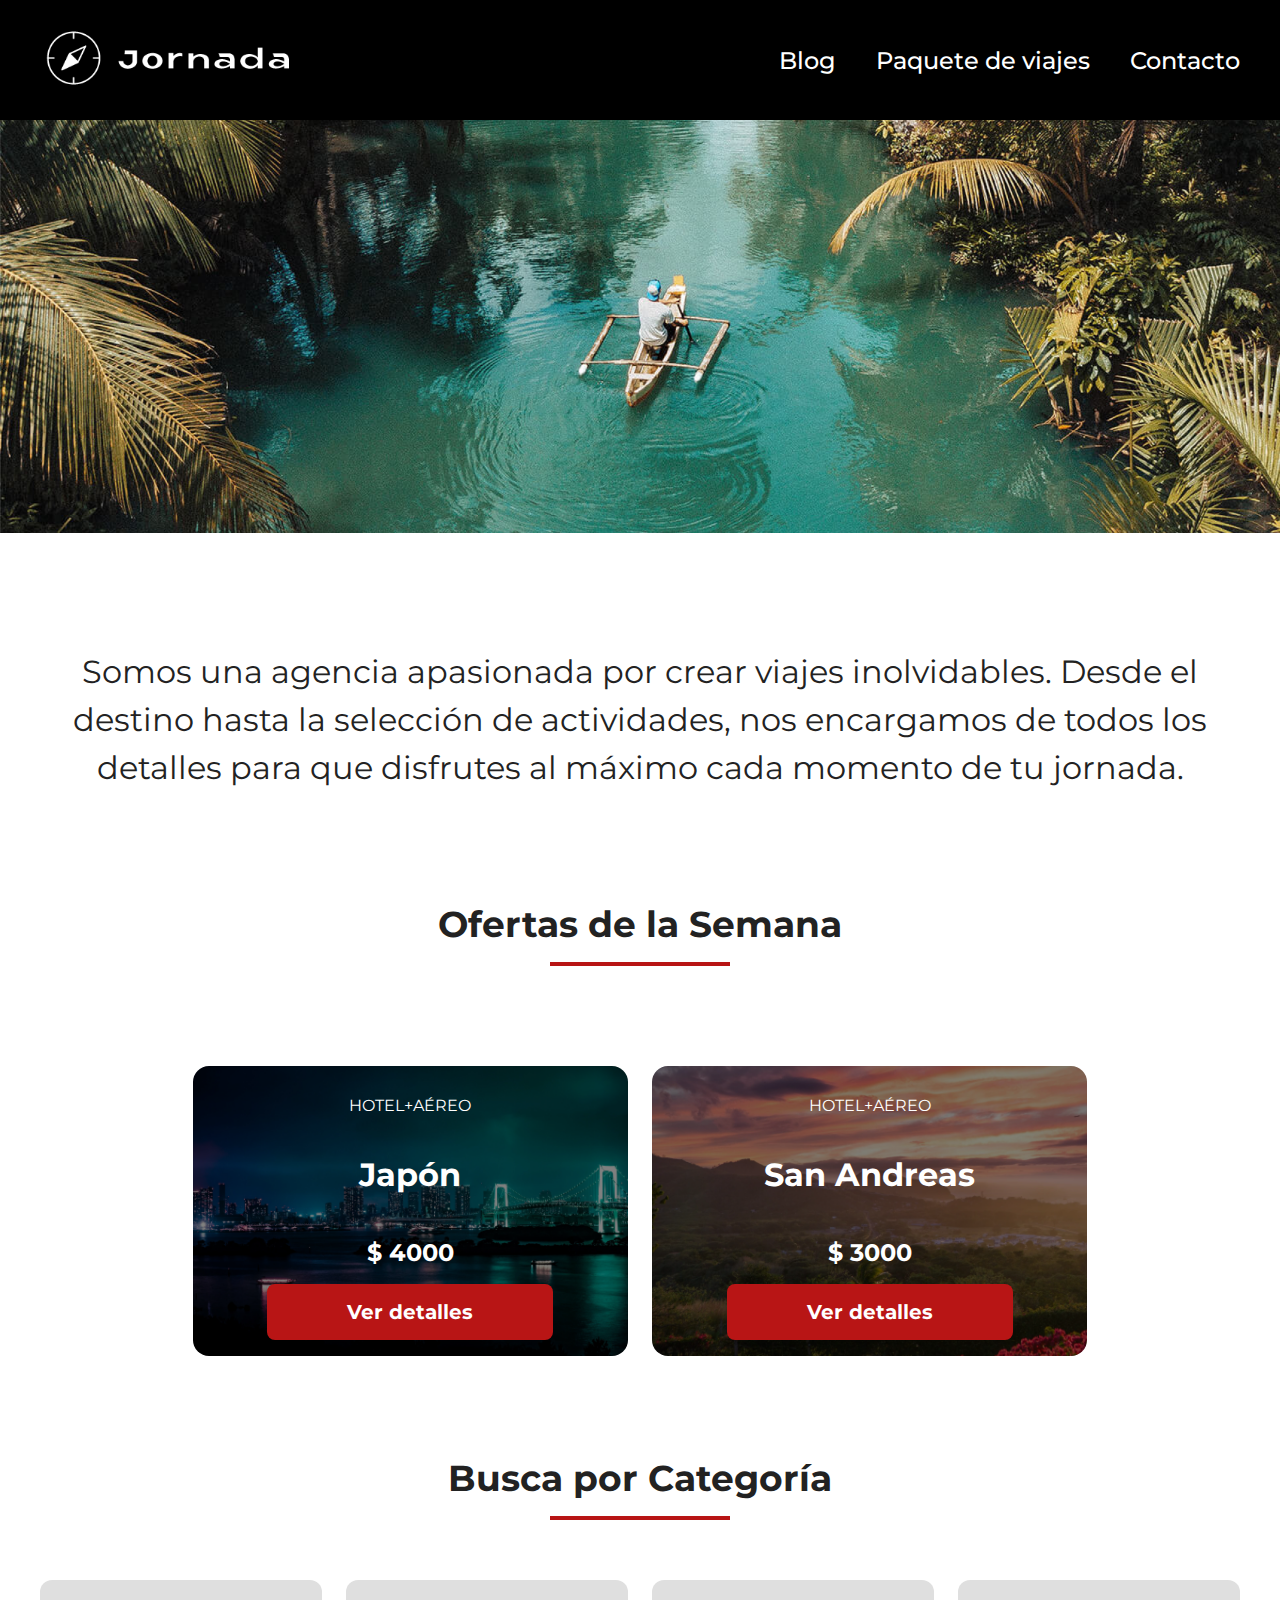
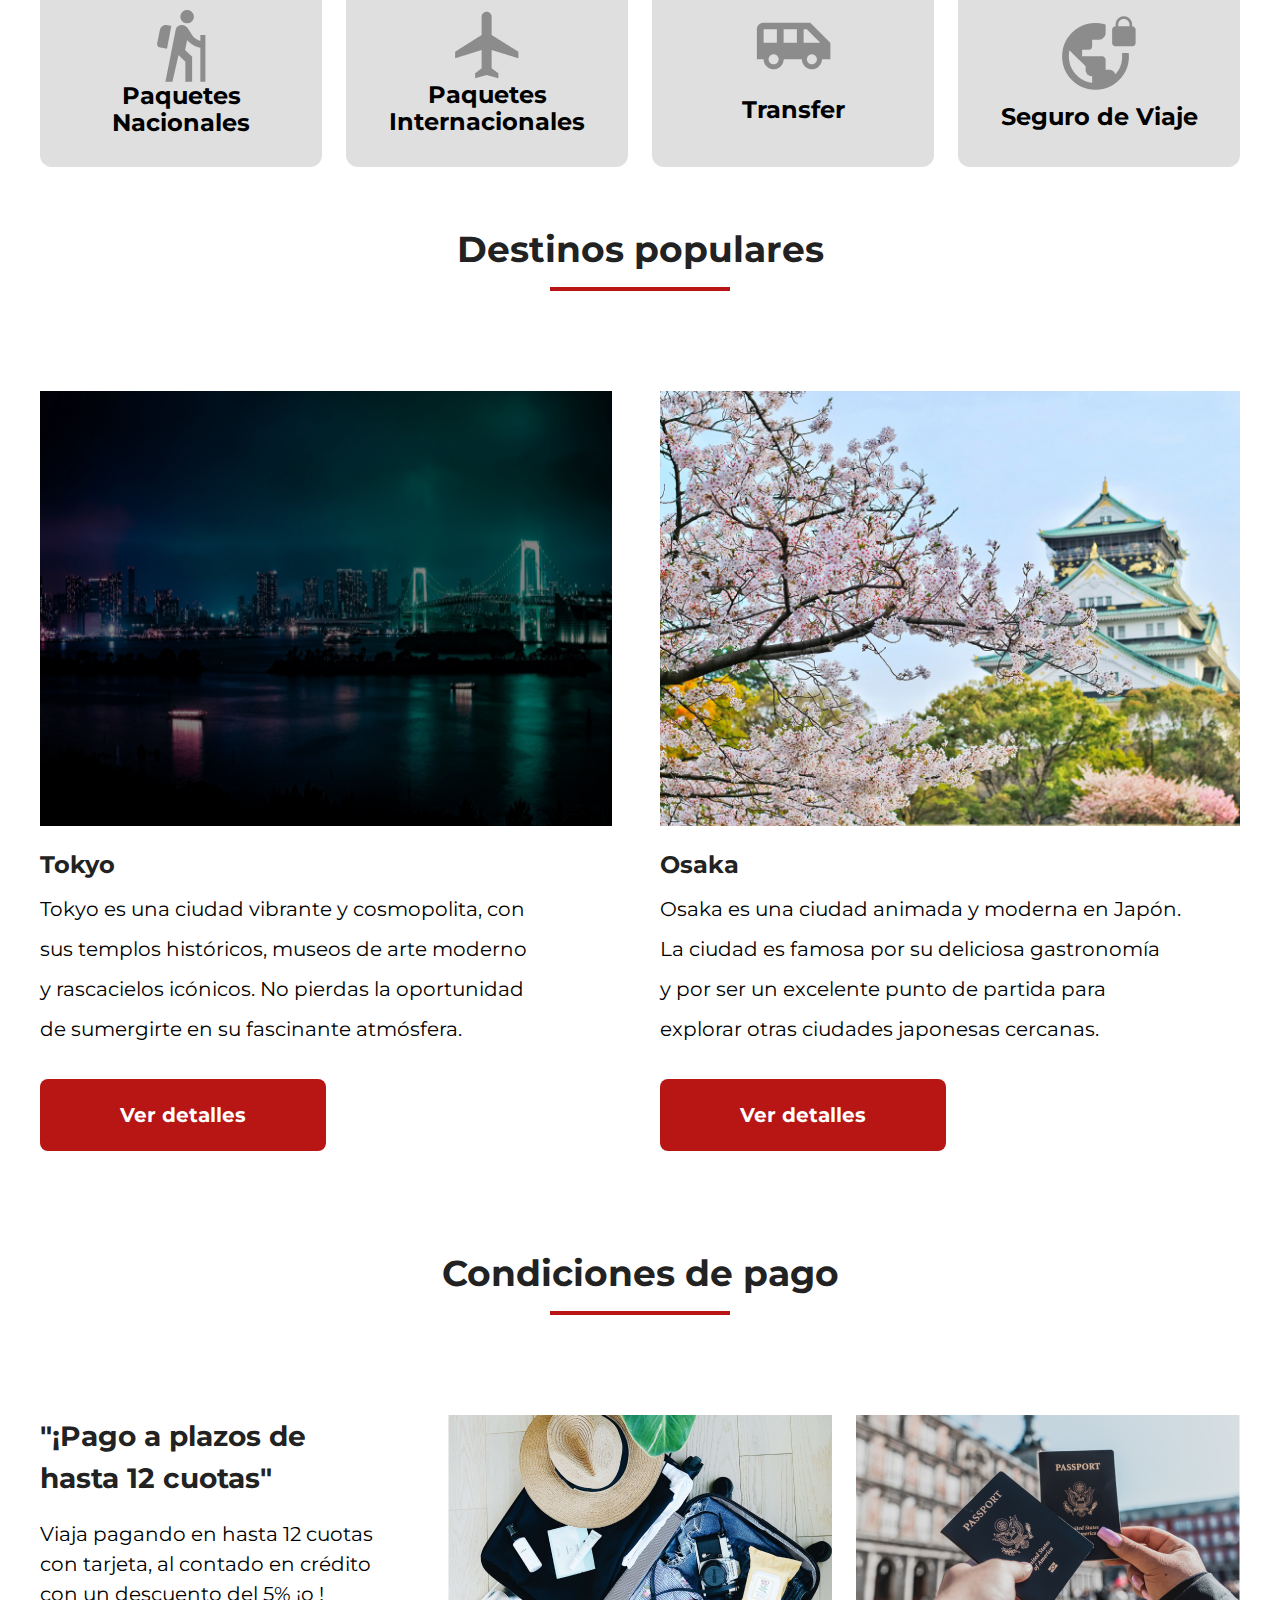
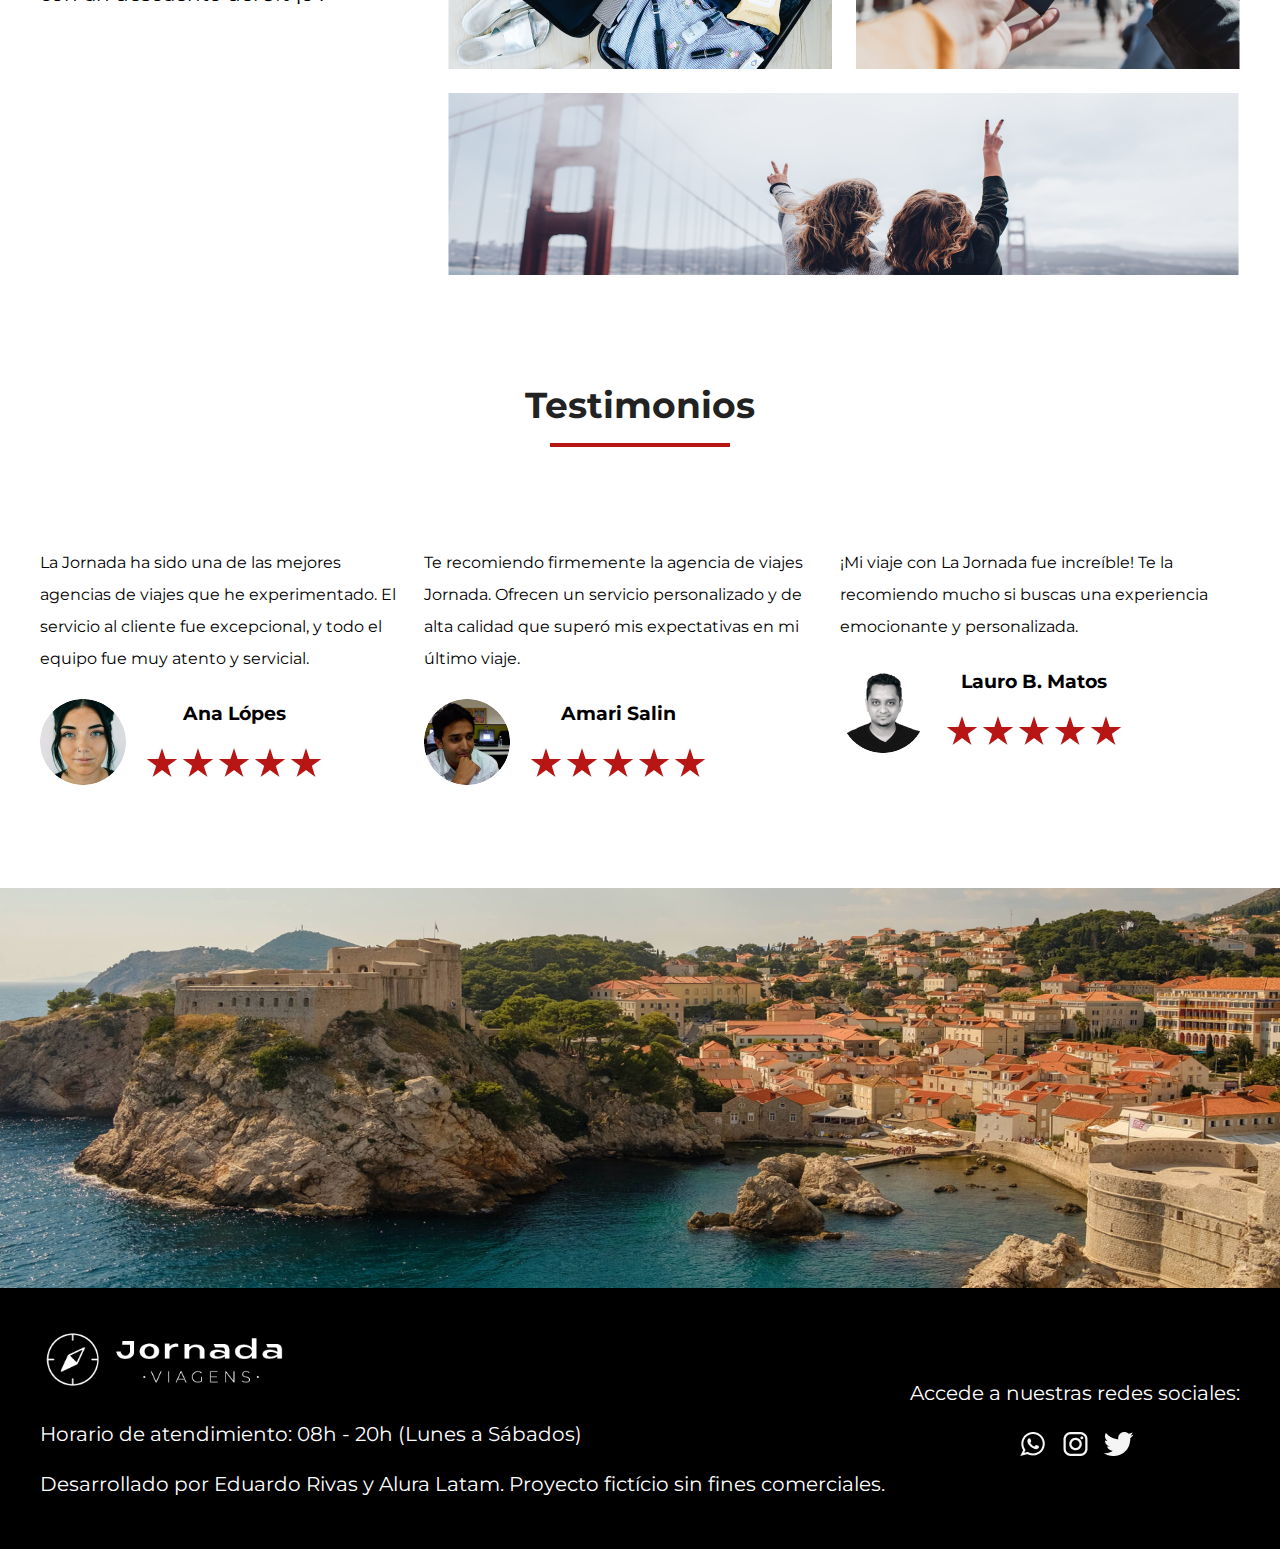
<file: index.html>
<!DOCTYPE html>
<html lang="es">
  <head>
    <meta charset="UTF-8" />
    <meta name="viewport" content="width=device-width, initial-scale=1.0" />
    <title>Jornada</title>
    <link rel="stylesheet" href="main.css" />
    <link rel="stylesheet" href="./css/normalize.css" />
    <link rel="stylesheet" href="./css/root.css" />
    <link rel="preconnect" href="https://fonts.googleapis.com" />
    <link rel="preconnect" href="https://fonts.gstatic.com" crossorigin />
    <link
      href="https://fonts.googleapis.com/css2?family=Montserrat:ital,wght@0,100..900;1,100..900&display=swap"
      rel="stylesheet"
    />
  </head>
  <body>

    <header class="encabezado__container">
      <div class="encabezado">
        <a href="index.html" class="encabezado__logo" title="Página principal jornada">
          <img
            class="encabezado__logo--icono"
            alt="brujula"
            src="./img/logos/Logo-branco.png"
          />
        </a>

        <nav class="menu">
          <ul class="menu__lista">
            <li class="menu__lista--item">
              <a href="pages/blog.html" aria-label="Enlace al blog de viajes">Blog</a>

            </li>
            <li class="menu__lista--item">
              <a
                href="pages/destino.html"
                aria-label="Enlace a paquetes de viajes">Paquete de viajes</a>
            </li>
            <li class="menu__lista--item">
              <a
                href="pages/contacto.html"
                aria-label="Enlace a contacto para consultas">Contacto</a>
            </li href>
          </ul>
        </nav>
      </div>
    </header>
    
        <!--Banner de la pagina y descripción breve sobre que trata la página-->

        <section class="banner">
        <figure class="banner__wrapper">
          <img alt="Hombre en una canoa" src="./img/homepage/Banner.png" style="width: 100%;" />
          <figcaption class="banner__descripcion">
            Somos una agencia apasionada por crear viajes inolvidables. Desde el
            destino hasta la selección de actividades, nos encargamos de todos
            los detalles para que disfrutes al máximo cada momento de tu
            jornada.
          </figcaption>
        </figure>
      </section>

      <main>

        <section class="ofertas">
          <div class="titulo__seccion"> <h2>Ofertas de la Semana</h2></div>
          <div class="titulo__seccion--subrayado"></div>

          <div class="ofertas__tarjetas">
            
           <!-- Tarjetas de viajes individuales -->
            <article class="tarjeta__japon" > 
              <p>HOTEL+AÉREO</p>
              <h1>Japón</h1>
              <h2 style="margin-bottom: 15px;">$ 4000</h2>
              <a class="btn__detalles">Ver detalles</a>
            </article>
            
            <article class="tarjeta__andreas">
              <p>HOTEL+AÉREO</p>
              <h1>San Andreas</h1>
              <h2 style="margin-bottom: 15px;">$ 3000</h2>
              <a class="btn__detalles" >Ver detalles</a>
            </article>
            
          </div>
        </section>

        <section class="categorias">
          <div class="titulo__seccion"><h2>Busca por Categoría</h2></div>
          <div class="titulo__seccion--subrayado"></div>

            <!-- Categorías de viajes -->
          <div class="categorias__container">
            <div class="tarjeta_categoria">
              <img src="./img/homepage/ícone - pacotes nacionais.png" alt="icono de una persona con mochila"> 
              <h4>Paquetes Nacionales</h4>
            </div>
            <div class="tarjeta_categoria">
              <img src="./img/homepage/ícone - pacotes interacionais.png" alt="icono de un avión">
              <h4>Paquetes Internacionales</h4>
            </div>
            
            <div class="tarjeta_categoria">
              <img src="./img/homepage/ícone -transfer.png" alt="icono de un bus"> 
              <h4>Transfer</h4>
            </div>
            
            <div class="tarjeta_categoria">
              <img src="./img/homepage/ícone - seguro viagem.png" alt="icono de un mundo con un candado al lado"> 
              <h4>Seguro de Viaje</h4>
            </div>
            </div>
          </div>
        </section>

        <section class="destinos">
          <div class="titulo__seccion"><h2>Destinos populares</h2></div>
          <div class="titulo__seccion--subrayado"></div>

          <!-- Artículos de destinos turísticos -->
        <div class="articulos__container">
          <article class="destino__elemento">
            <figure class="destino__elemento--img">
                <img src="./img/homepage/Japão.png" alt="ciudad de tokyo de noche" class=elemento__img>
                <figcaption>
                  <h3 style="color: var(--grafito);
                       font-size: 24px;">Tokyo</h3>
                  <p>Tokyo es una ciudad vibrante y cosmopolita, con sus templos históricos,
                     museos de arte moderno y rascacielos icónicos. No pierdas la oportunidad
                      de sumergirte en su fascinante atmósfera.</p>
                      
                </figcaption>  
            </figure>
            <a class="btn__detalles"  >Ver detalles</a>
          </article>

          <article class="destino__elemento">
            <figure class="destino__elemento--img">
                <img src="./img/homepage/Destinos Osaka.jpg" alt="templo de osaka" class=elemento__img>
                <figcaption>
                  <h3 style="color: var(--grafito);
                       font-size: 24px;">Osaka</h3>
                  <p > Osaka es una ciudad animada y moderna en Japón.
                    La ciudad es famosa por su deliciosa gastronomía 
                    y por ser un excelente punto de partida para explorar
                     otras ciudades japonesas cercanas.</p>
                    
                </figcaption>  
            </figure>
            <a class="btn__detalles"  >Ver detalles</a>
          </article>
        </div>
        </section>

        
        <section class="pagos">
          <div class="titulo__seccion"><h2>Condiciones de pago</h2></div>
          <div class="titulo__seccion--subrayado"></div>

           <!-- Ofertas y promociones especiales--> 
          <div class="condiciones__container">
            <aside>
              <h4 style="color: var(--grafito);">"¡Pago a plazos de hasta 12 cuotas"</h4>
              <p style="margin-top: 20px;">Viaja pagando en hasta 12 cuotas con tarjeta, al contado en crédito con un descuento del 5% ¡o !</p>
            </aside>
            <figure> <img src="./img/homepage/Montagem.png" alt="dos personas de espaldas en un puente"> </figure>
          </div>

        </section>  

        <section class="testimonios">
        <div class="titulo__seccion"><h2>Testimonios</h2></div>
        <div class="titulo__seccion--subrayado"></div>

          <!--Reseñas sobre la página-->
        <div class="opiniones__container">
            <div class="opinion">
            <p>La Jornada ha sido una de las mejores agencias de viajes que he experimentado.
               El servicio al cliente fue excepcional,
                y todo el equipo fue muy atento y servicial.</p>

            <figure class="opinion__foto"> <img src="./img/homepage/Avatar-Talita.png" alt="foto de una mujer"> 
            <div class="rating__container">
                <h3>Ana Lópes</h3>
                <figure class="rating">
                <img src="./img/logos/Star 3.png" alt="estrella roja">
                <img src="./img/logos/Star 3.png" alt="estrella roja">
                <img src="./img/logos/Star 3.png" alt="estrella roja">
                <img src="./img/logos/Star 3.png" alt="estrella roja">
                <img src="./img/logos/Star 3.png" alt="estrella roja">
              </figure>
            </div>
          </div>
            <div class="opinion">
              <div class="opinion">
                <p>Te recomiendo firmemente la agencia de viajes Jornada.
                   Ofrecen un servicio personalizado y
                    de alta calidad que superó mis expectativas en mi último viaje.</p>
    
                <figure class="opinion__foto"> <img src="./img/homepage/Avatar-Amari.png" alt="foto de una hombre">
                <div class="rating__container">
                    <h3>Amari Salin</h3>
                    <figure class="rating">
                    <img src="./img/logos/Star 3.png" alt="estrella roja">
                    <img src="./img/logos/Star 3.png" alt="estrella roja">
                    <img src="./img/logos/Star 3.png" alt="estrella roja">
                    <img src="./img/logos/Star 3.png" alt="estrella roja">
                    <img src="./img/logos/Star 3.png" alt="estrella roja">
                  </figure>
                </div>
              </div>
              
            </div>
            <div class="opinion">
              <div class="opinion">
                <p>¡Mi viaje con La Jornada fue increíble!
                   Te la recomiendo mucho si buscas una experiencia emocionante
                    y personalizada.</p>
    
                <figure class="opinion__foto"> <img src="./img/homepage/Avatar-Lauro.png" alt="foto de una hombre"> 
                <div class="rating__container">
                    <h3>Lauro B. Matos</h3>
                    <figure class="rating">
                    <img src="./img/logos/Star 3.png" alt="estrella roja">
                    <img src="./img/logos/Star 3.png" alt="estrella roja">
                    <img src="./img/logos/Star 3.png" alt="estrella roja">
                    <img src="./img/logos/Star 3.png" alt="estrella roja">
                    <img src="./img/logos/Star 3.png" alt="estrella roja">  
                  </figure>
                </div>
              </div>
            </div>
            </div>
          

          </main>
      </section>
      <section class="footer__img">
        <img src="./img/homepage/Imagem pré rodapé.png" alt="paisaje de un pueblo a la orilla del mar"  style="width: 100%;">
      </section>

      <!--Horarios disponibles y redes sociales-->
      <footer class="footer">
        <div class="footer__container">
        <div class="informacion">
          <img src="./img/logos/Logo-branco-com-tagline.png" alt="brujula" style="max-width: 30%;">
          <p>Horario de atendimiento: 08h - 20h (Lunes a Sábados)</p>
          <p>Desarrollado por Eduardo Rivas y Alura Latam. Proyecto fictício sin fines comerciales.</p>
        </div>
        <div class="redes">
          <p>Accede a nuestras redes sociales:</p>
          <ul class="iconos__redes">
            <li><a class="icono"  href="#"><img src="./img/logos/Whatsapp 1 (2).png" alt="icono de Whatsapp"></a> </li>
          <li><a class="icono"  href="#"><img src="./img/logos/Instragam 1 (2).png" alt="icono de Whatsapp"></a> </li>
          <li><a class="icono"  href="#"><img src="./img/logos/Twiter 1 (2).png" alt="icono de Whatsapp"></a> </li>
          </ul>
        </div>
      </div>
      
      </footer>
    
  </body>
</html>
</file>
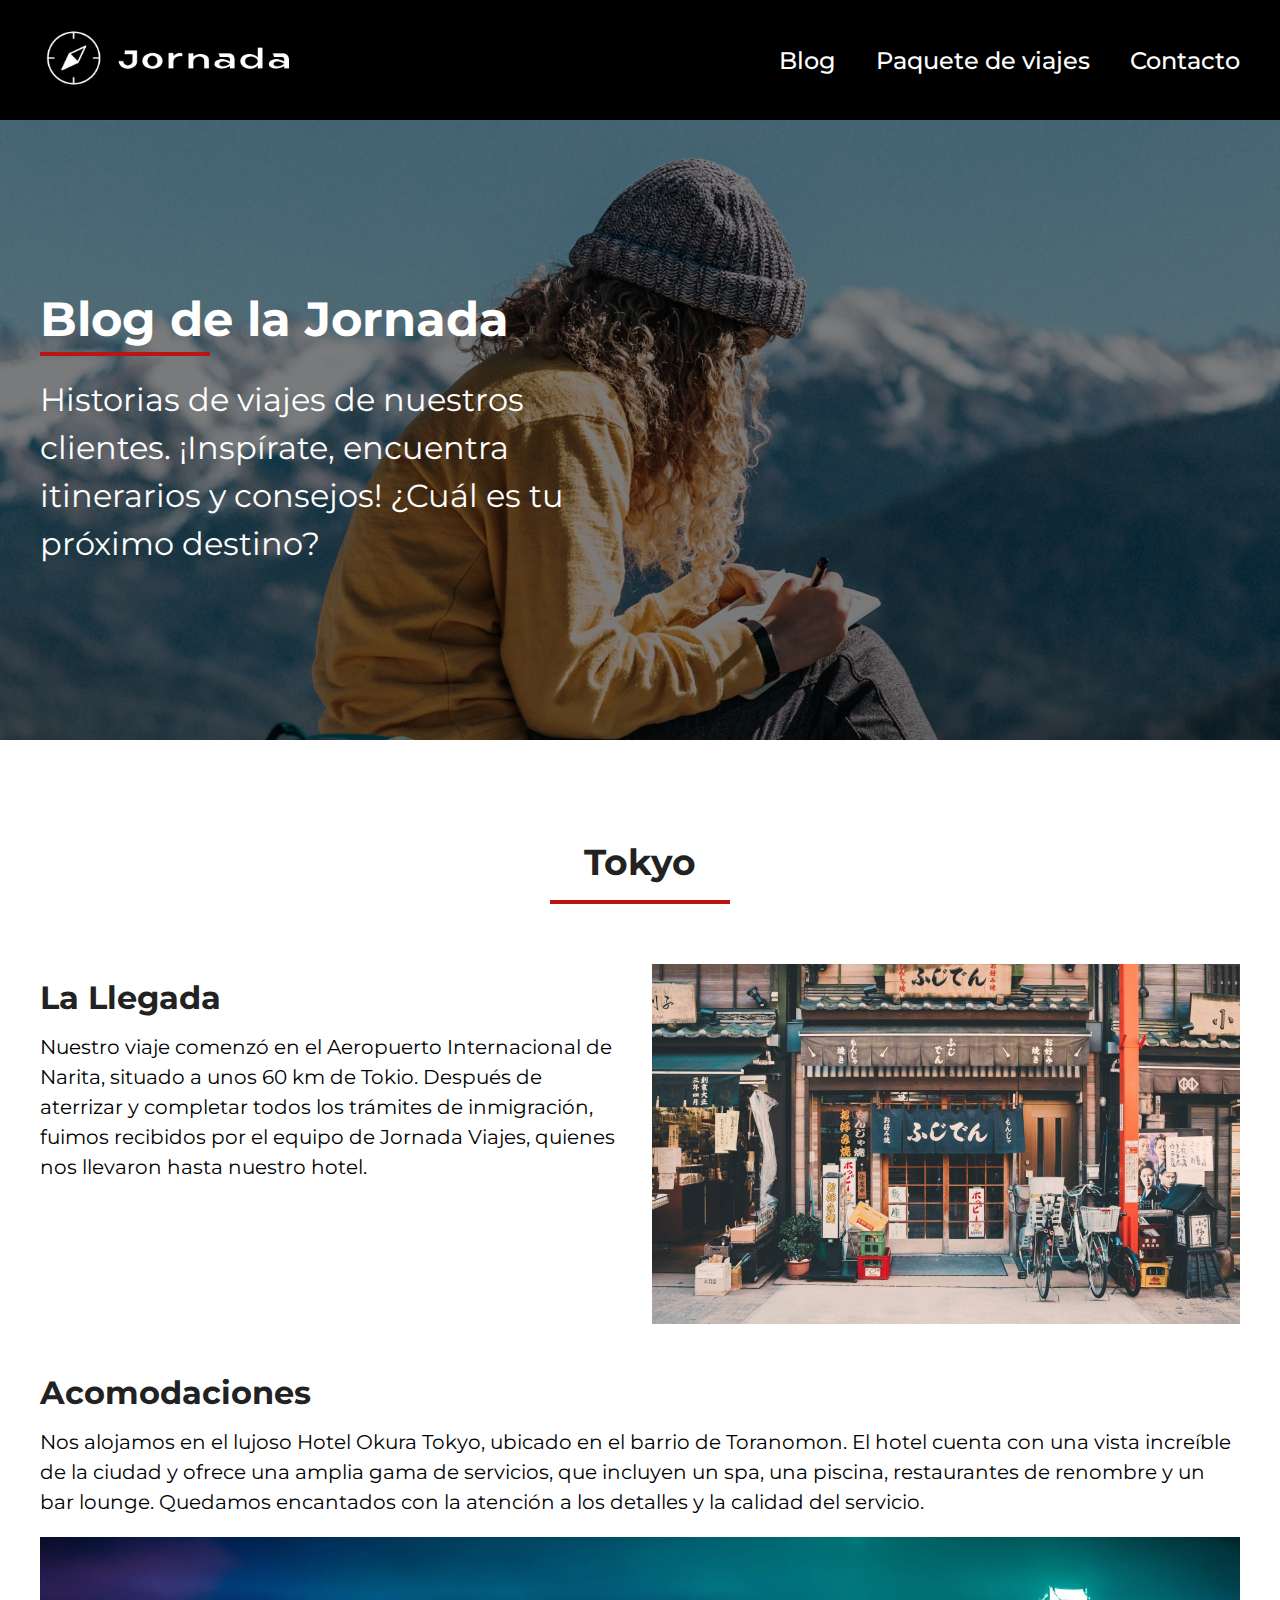
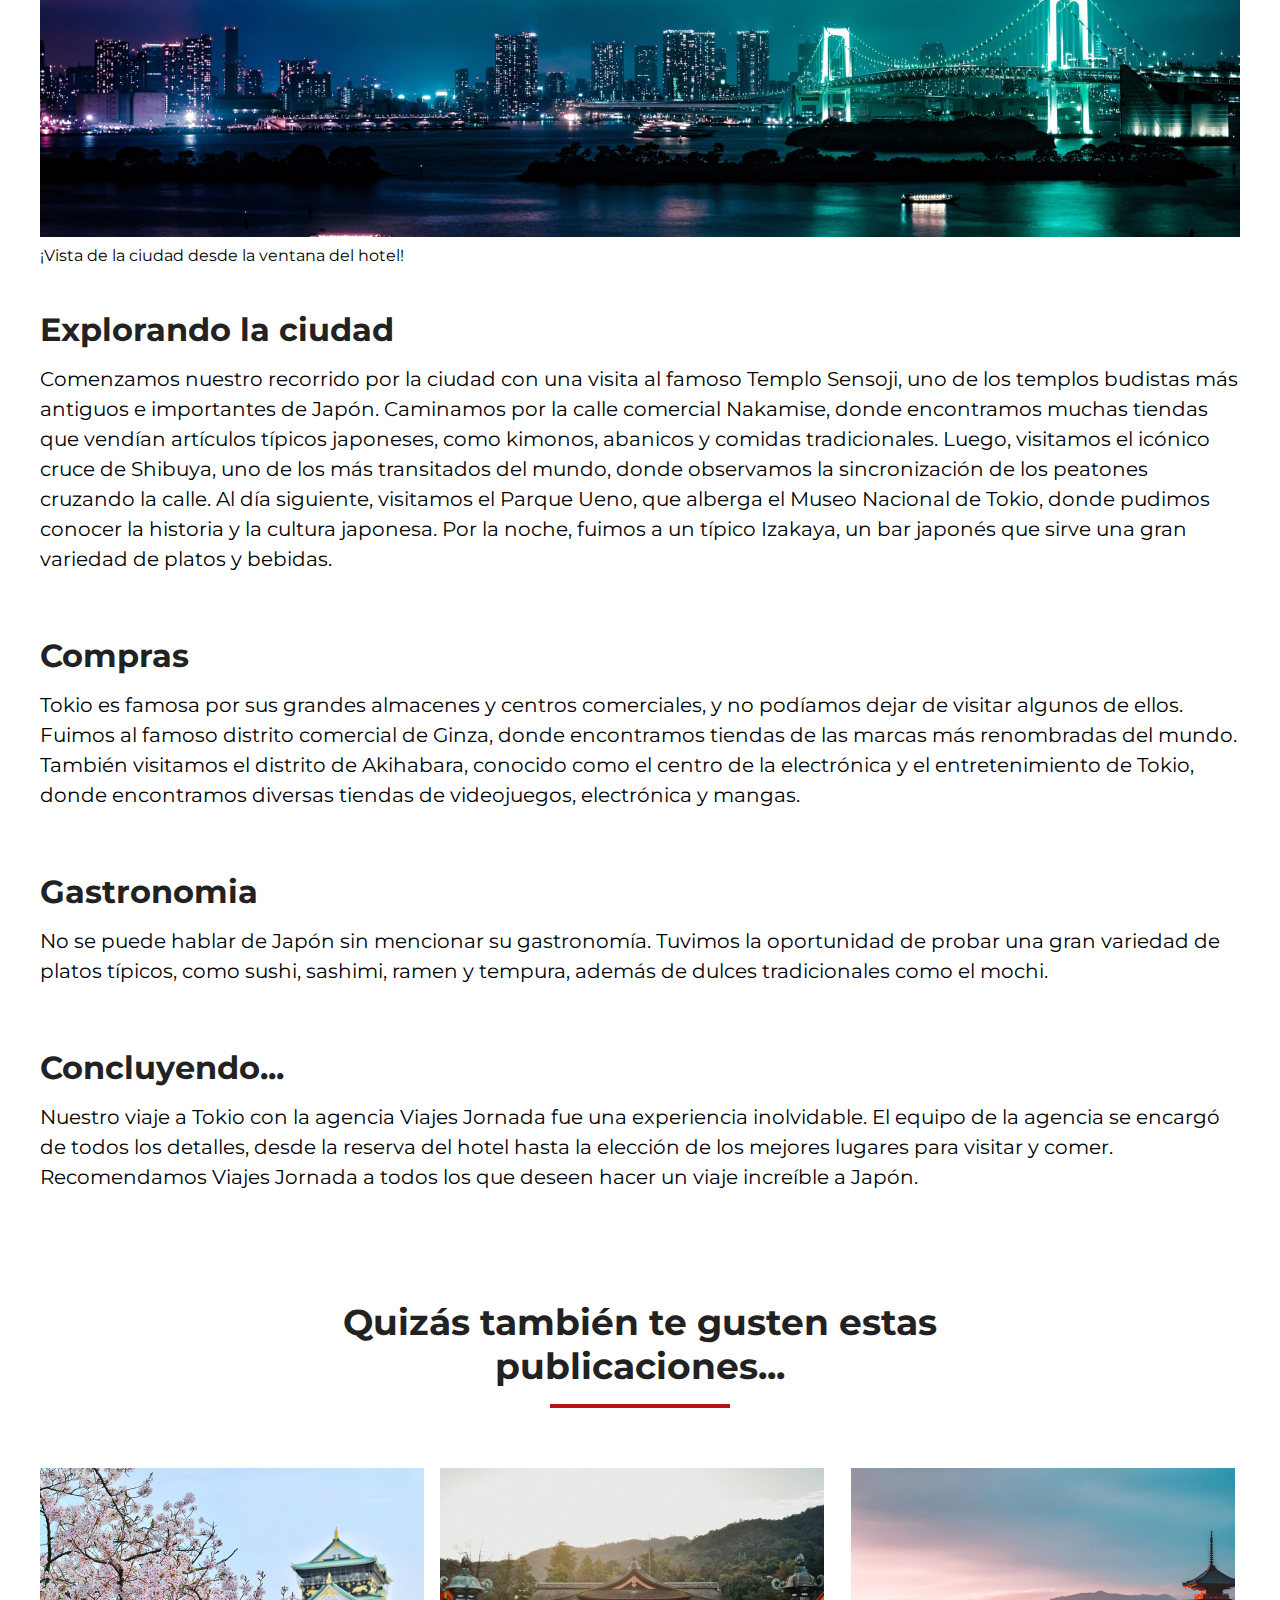
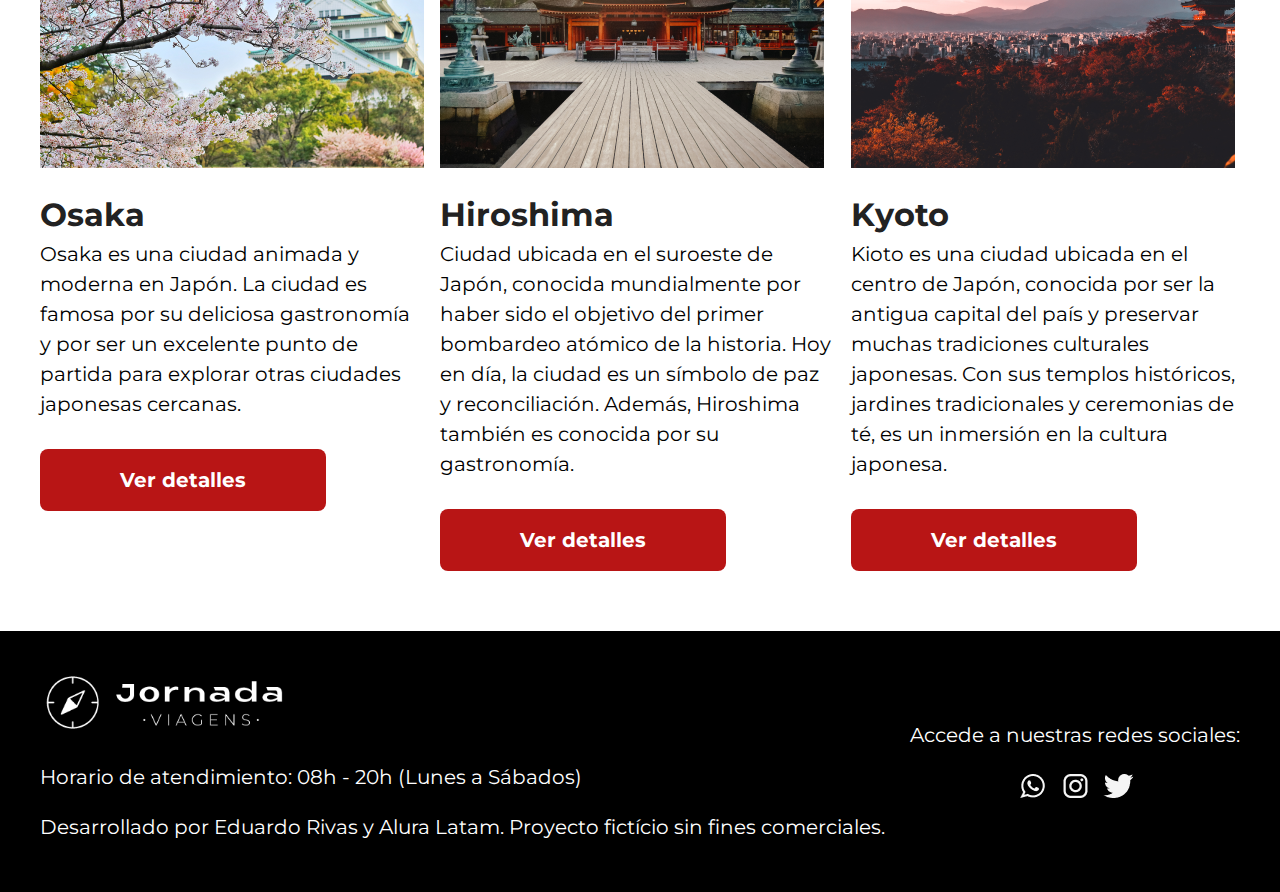
<file: pages/blog.html>
<!DOCTYPE html>
<html lang="es">
  <head>
    <meta charset="UTF-8" />
    <meta name="viewport" content="width=device-width, initial-scale=1.0" />
    <title>Jornada</title>
    <link rel="stylesheet" href="../main.css" />
    <link rel="stylesheet" href="../css/normalize.css" />
    <link rel="stylesheet" href="../css/root.css" />
    <link rel="preconnect" href="https://fonts.googleapis.com" />
    <link rel="preconnect" href="https://fonts.gstatic.com" crossorigin />
    <link
      href="https://fonts.googleapis.com/css2?family=Montserrat:ital,wght@0,100..900;1,100..900&display=swap"
      rel="stylesheet"
    />
  </head>
  <body>
    <header class="encabezado__container">
      <div class="encabezado">
        <a href="../index.html" class="encabezado__logo" title="Página principal jornada">
          <img
            class="encabezado__logo--icono"
            alt="Hombre en una canoa"
            src="../img/logos/Logo-branco.png"
          />
        </a>

        <nav class="menu">
          <ul class="menu__lista">
            <li class="menu__lista--item">
              <a href="blog.html" aria-label="Enlace al blog de viajes">Blog</a>

            </li>
            <li class="menu__lista--item">
              <a
                href="./destino.html"
                aria-label="Enlace a paquetes de viajes">Paquete de viajes</a>
            </li>
            <li class="menu__lista--item">
              <a
                href="./contacto.html"
                aria-label="Enlace a contacto para consultas">Contacto</a>
            </li href>
          </ul>
        </nav>
      </div>
    </header>

      <section class="blog__banner">
       <div class="blog__banner--container">
        <div class="blog__texto">
        <div class="blog__banner--titulo"><h1>Blog de la Jornada</h1></div>
        <div class="blog__banner--subrayado"></div>
        <p class="descripcion__banner">Historias de viajes de nuestros clientes. 
         ¡Inspírate, encuentra itinerarios y consejos!
          ¿Cuál es tu próximo destino?</p>
        </div>
         </div>

      </section>

    <main>

      <section class="viaje">
        <div class="titulo__seccion"><h2>Tokyo</h2></div>
          <div class="titulo__seccion--subrayado"></div>

        <div class="informacion__viaje">
        <div class="informacion__viaje--vuelo">
            <div class="vuelo__descripcion">
            <h4>La Llegada</h4>
           <p>Nuestro viaje comenzó en el Aeropuerto Internacional de Narita,
             situado a unos 60 km de Tokio. Después de aterrizar y completar todos los trámites de inmigración,
             fuimos recibidos por el equipo de Jornada Viajes, quienes nos llevaron hasta nuestro hotel.</p>
            </div>
            <figure>
             <img src="../img/blog/Tokyo1.png" alt="tienda de tokyo">
            </figure>
        </div>

        
         <div class="informacion__viaje--elemento">
          <h4>Acomodaciones</h4>
          <p>Nos alojamos en el lujoso Hotel Okura Tokyo, ubicado en el barrio de Toranomon.
             El hotel cuenta con una vista increíble de la ciudad y ofrece una amplia gama de servicios,
              que incluyen un spa, una piscina, restaurantes de renombre y
             un bar lounge. Quedamos encantados con la atención a los detalles
             y la calidad del servicio.</p>
             <figure>
             <img src="../img/blog/Tokyo2.png" alt ="ciudad de tokyo de noche">
             <figcaption>¡Vista de la ciudad desde la ventana del hotel!</figcaption>
            </figure>
         </div>

         <div class="informacion__viaje--elemento">
          <h4>Explorando la ciudad</h4>
          <p>Comenzamos nuestro recorrido por la ciudad con una visita al famoso Templo Sensoji,
             uno de los templos budistas más antiguos e importantes de Japón. 
            Caminamos por la calle comercial Nakamise, 
            donde encontramos muchas tiendas que vendían artículos típicos japoneses,
             como kimonos, abanicos y comidas tradicionales. 
            Luego, visitamos el icónico cruce de Shibuya, uno de los más transitados del mundo,
             donde observamos la sincronización de los peatones cruzando la calle. 
            Al día siguiente, visitamos el Parque Ueno, que alberga el Museo Nacional de Tokio,
             donde pudimos conocer la historia y la cultura japonesa. Por la noche,
              fuimos a un típico Izakaya, un bar japonés que sirve una gran variedad de platos y bebidas.</p>
         </div>

         <div class="informacion__viaje--elemento">
          <h4>Compras</h4>
          <p>Tokio es famosa por sus grandes almacenes y centros comerciales,
             y no podíamos dejar de visitar algunos de ellos. 
             Fuimos al famoso distrito comercial de Ginza,
             donde encontramos tiendas de las marcas más renombradas del mundo.
              También visitamos el distrito de Akihabara,
             conocido como el centro de la electrónica y
              el entretenimiento de Tokio, donde encontramos diversas tiendas de videojuegos,
               electrónica y mangas.</p>
             
         </div>

         <div class="informacion__viaje--elemento">
          <h4>Gastronomia</h4>
          <p>No se puede hablar de Japón sin mencionar su gastronomía. 
            Tuvimos la oportunidad de probar una gran variedad de platos típicos, 
            como sushi, sashimi, ramen y tempura,
             además de dulces tradicionales como el mochi.</p>
             
         </div>

         <div class="informacion__viaje--elemento">
          <h4>Concluyendo...</h4>
          <p>Nuestro viaje a Tokio con la agencia Viajes Jornada fue una experiencia inolvidable.
             El equipo de la agencia se encargó de todos los detalles,
              desde la reserva del hotel hasta la elección de los mejores lugares para visitar y comer.
             Recomendamos Viajes Jornada a todos los que deseen hacer un viaje increíble a Japón.</p>
             
         </div>

        </div>
      </section>

      <section class="recomendaciones">

        <div class="titulo__seccion"><h2>Quizás también te gusten estas <br>publicaciones...</h2></div>
          <div class="titulo__seccion--subrayado"></div>

        <div class="recomendaciones__container">
          <article class="recomendaciones__elemento">
            <figure class="recomendaciones__elemento--img">
              <img src="../img/blog/Osaka.png" alt="templo de osaka" class=elemento__img>
              <figcaption>
                <h3>Osaka</h3>
                <p>Osaka es una ciudad animada y moderna en Japón.
                   La ciudad es famosa por su deliciosa gastronomía y 
                   por ser un excelente punto de partida para explorar otras ciudades japonesas cercanas.</p>
              </figcaption>  
          </figure>
          <a class="btn__detalles">Ver detalles</a>
          </article>

          <article class="recomendaciones__elemento">
            <figure class="recomendaciones__elemento--img">
              <img src="../img/blog/Hiroshima.png" alt="templo de hiroshima" class=elemento__img>
              <figcaption>
                <h3>Hiroshima</h3>
                <p>Ciudad ubicada en el suroeste de Japón, conocida mundialmente por haber sido el objetivo del primer bombardeo atómico de la historia.
                   Hoy en día, la ciudad es un símbolo de paz y reconciliación.
                    Además, Hiroshima también es conocida por su gastronomía.</p>
              </figcaption>  
          </figure>
          <a class="btn__detalles">Ver detalles</a>
          </article>

          <article class="recomendaciones__elemento">
            <figure class="recomendaciones__elemento--img">
              <img src="../img/blog/Kyoto.png" alt="ciudad de kyoto" class=elemento__img>
              <figcaption>
                <h3>Kyoto</h3>
                <p>Kioto es una ciudad ubicada en el centro de Japón, 
                  conocida por ser la antigua capital del país y
                   preservar muchas tradiciones culturales japonesas.
                   Con sus templos históricos, jardines tradicionales y
                    ceremonias de té, es un inmersión en la cultura japonesa.</p>
              </figcaption>  
          </figure>
          <a class="btn__detalles">Ver detalles</a>
          </article>

        </div>
      </section>
    
    </main>

    <footer class="footer">
      <div class="footer__container">
      <div class="informacion">
        <img src="../img/logos/Logo-branco-com-tagline.png" alt="brujula" style="max-width: 30%;">
        <p>Horario de atendimiento: 08h - 20h (Lunes a Sábados)</p>
        <p>Desarrollado por Eduardo Rivas y Alura Latam. Proyecto fictício sin fines comerciales.</p>
      </div>
      <div class="redes">
        <p>Accede a nuestras redes sociales:</p>
        <ul class="iconos__redes">
          <li><a class="icono"  href=""><img src="../img/logos/Whatsapp 1 (2).png" alt="icono de Whatsapp"></a> </li>
          <li><a class="icono"  href=""><img src="../img/logos/Instragam 1 (2).png" alt="icono de Whatsapp"></a> </li>
          <li><a class="icono"  href=""><img src="../img/logos/Twiter 1 (2).png" alt="icono de Whatsapp"></a> </li>
        </ul>
      </div>
    </div>
    
    </footer>
    
  </body>
</html>
</file>
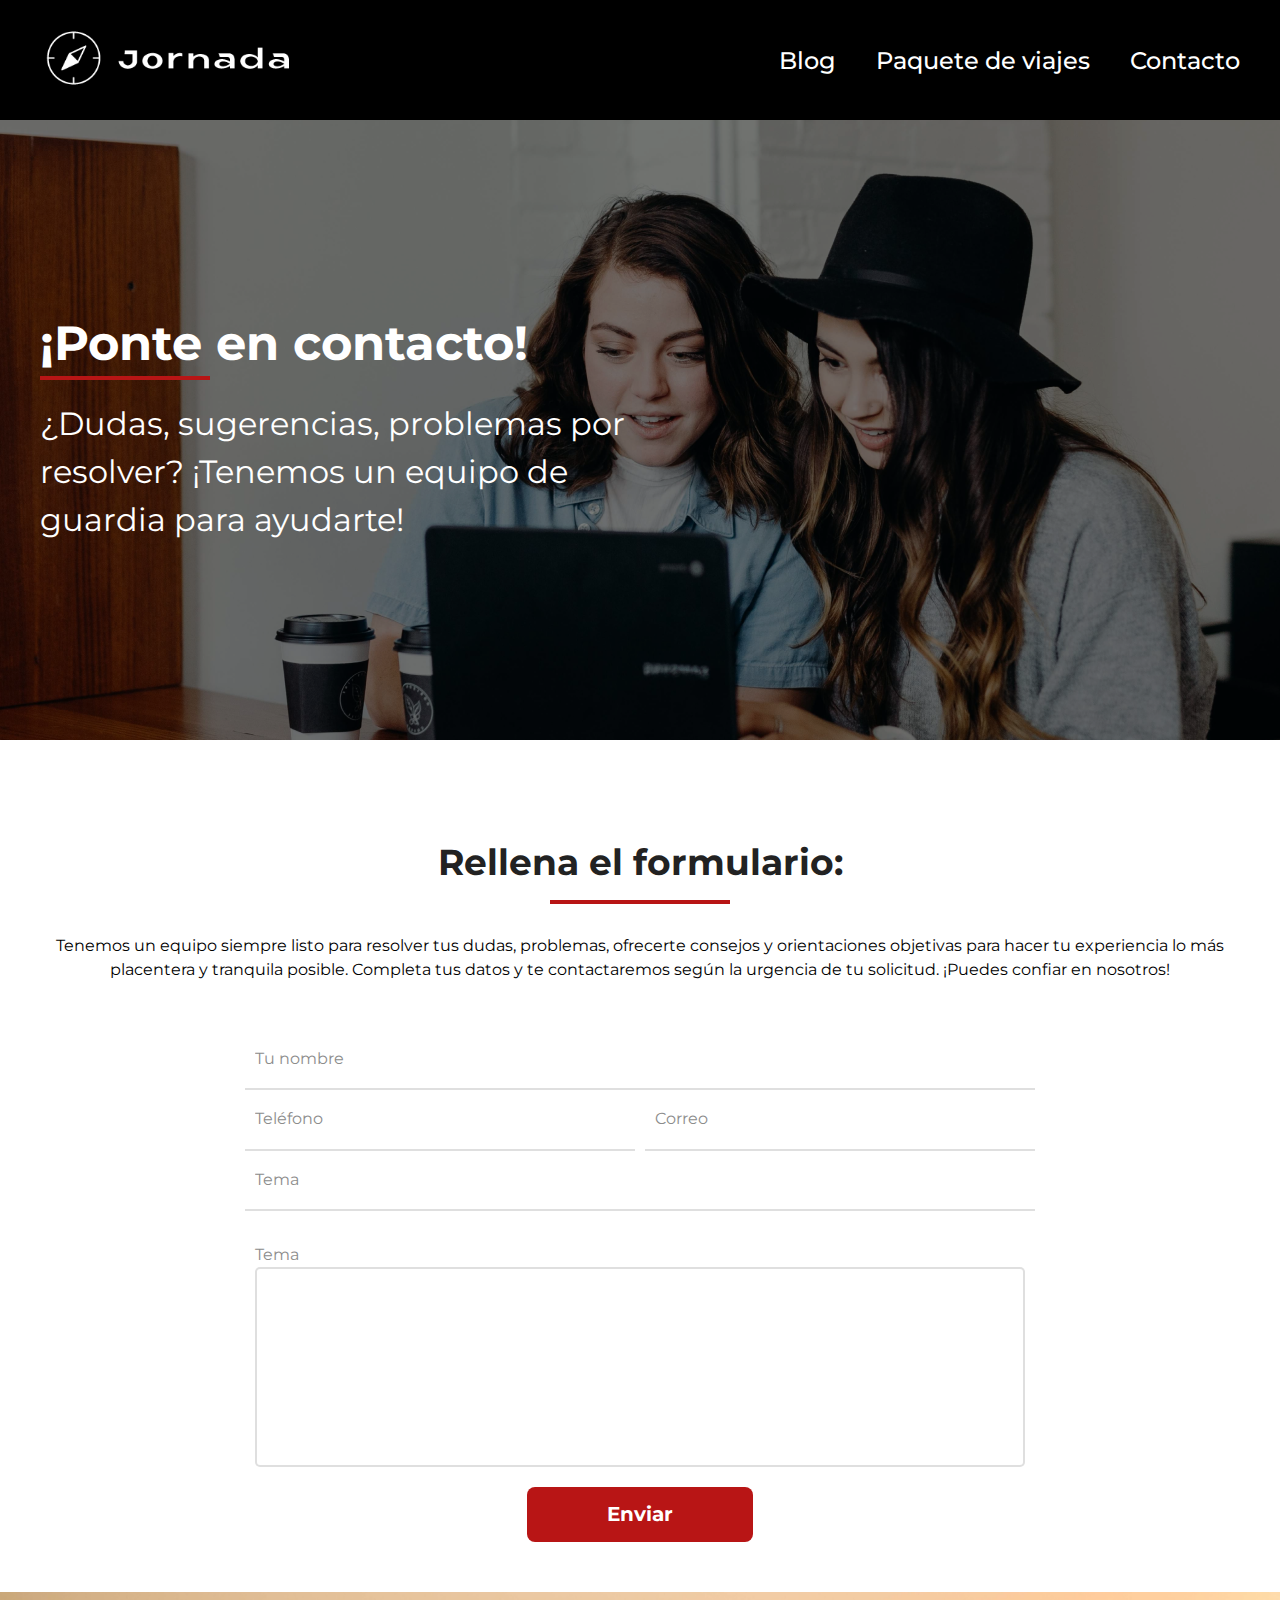
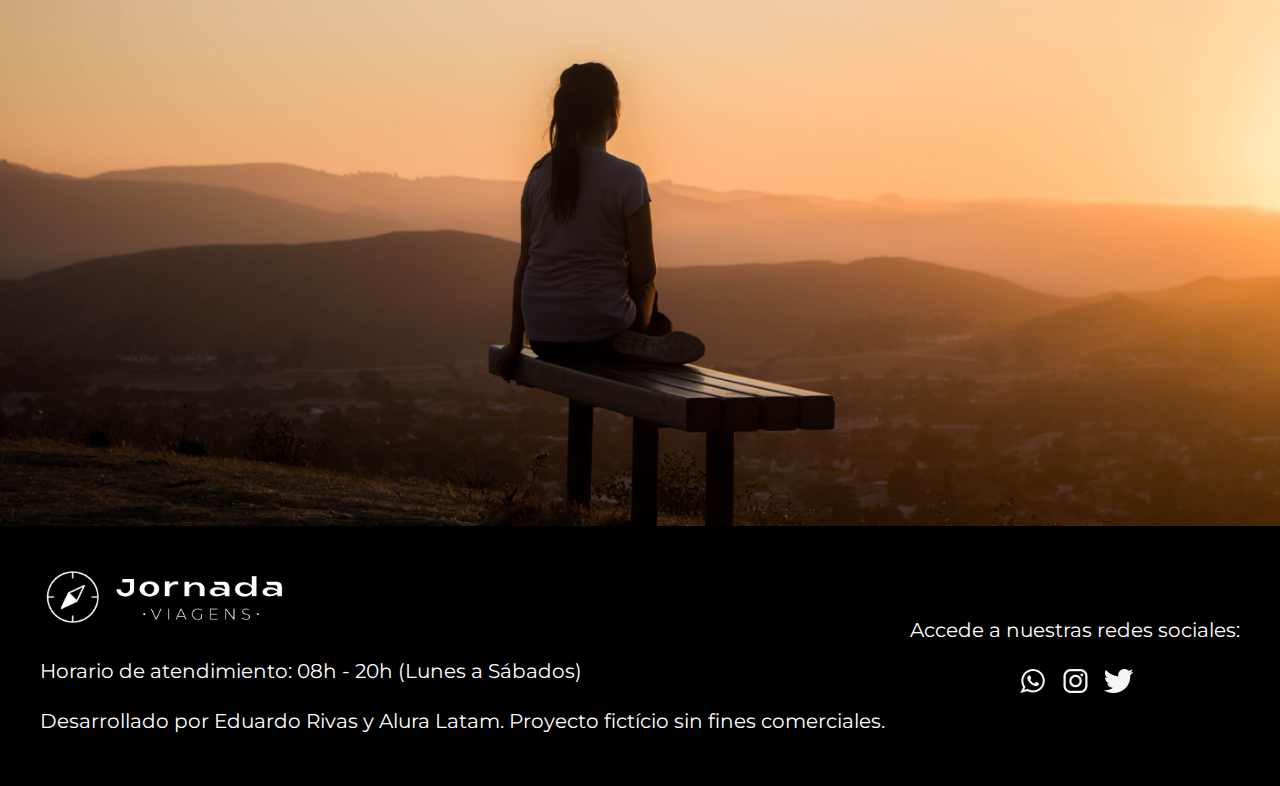
<file: pages/contacto.html>
<!DOCTYPE html>
<html lang="es">
  <head>
    <meta charset="UTF-8" />
    <meta name="viewport" content="width=device-width, initial-scale=1.0" />
    <title>Jornada</title>
    <link rel="stylesheet" href="../main.css" />
    <link rel="stylesheet" href="../css/normalize.css" />
    <link rel="stylesheet" href="../css/root.css" />
    <link rel="preconnect" href="https://fonts.googleapis.com" />
    <link rel="preconnect" href="https://fonts.gstatic.com" crossorigin />
    <link
      href="https://fonts.googleapis.com/css2?family=Montserrat:ital,wght@0,100..900;1,100..900&display=swap"
      rel="stylesheet"
    />
  </head>
  <body>
    <header class="encabezado__container">
      <div class="encabezado">
        <a href=  "../index.html" class="encabezado__logo" title="Página principal jornada">
          <img
            class="encabezado__logo--icono"
            alt="Hombre en una canoa"
            src="../img/logos/Logo-branco.png"
          />
        </a>

        <nav class="menu">
          <ul class="menu__lista">
            <li class="menu__lista--item">
              <a href="./blog.html" aria-label="Enlace al blog de viajes">Blog</a>

            </li>
            <li class="menu__lista--item">
              <a
                href="./destino.html"
                aria-label="Enlace a paquetes de viajes">Paquete de viajes</a>
            </li>
            <li class="menu__lista--item">
              <a
                href="contacto.html"
                aria-label="Enlace a contacto para consultas">Contacto</a>
            </li href>
          </ul>
        </nav>
      </div>
    </header>

    <section class="contacto__banner">
      <div class="contacto__banner--container">
       <div class="contacto__texto">
       <div class="contacto__banner--titulo"><h1>¡Ponte en contacto!</h1></div>
       <div class="contacto__banner--subrayado"></div>
       <p class="descripcion__banner">¿Dudas, sugerencias, problemas por resolver? 
        ¡Tenemos un equipo de guardia para ayudarte!</p>
       </div>
        </div>
      </section>

    <main>
      <section class="contacto">
        <div class="titulo__seccion"><h2>Rellena el formulario:</h2></div>
        <div class="titulo__seccion--subrayado"></div>
        <div class="contacto__container">
        <p>Tenemos un equipo siempre listo para resolver tus dudas, problemas,
           ofrecerte consejos y orientaciones objetivas para hacer tu experiencia lo más placentera y tranquila posible.
           Completa tus datos y te contactaremos según la urgencia de tu solicitud.
            ¡Puedes confiar en nosotros!</p>
          <form id="formulario" class="formulario" action="#" method="POST">
            <input type="text" name="nombre"  placeholder="Tu nombre">
            <div class="info__personal">
            <input type="tel" name="telefono" inputmode="numeric" maxlength="12"  placeholder="Teléfono">
            <input type="email" name="correo"  placeholder="Correo">
          </div>
          <input type="text" name="tema"  placeholder="Tema">
          <label for="area_tema">Tema
          <textarea  name="area_tema"  placeholder=""></textarea>
        </label>

          <input type="submit" class="btn__detalles" value="Enviar" onclick="event.preventDefault(); (() => { alert('Se envio correctamente'); })()">
          
          </form>
        </div>  
      </section>
      
    </main>

    <section class="footer__img">
      <img src="../img/contacto/Imagem pré rodapé (6).png" alt="paisaje de un pueblo a la orilla del mar"  style="width: 100%;">
    </section>

    <footer class="footer">
      <div class="footer__container">
      <div class="informacion">
        <img src="../img/logos/Logo-branco-com-tagline.png" alt="brujula" style="max-width: 30%;">
        <p>Horario de atendimiento: 08h - 20h (Lunes a Sábados)</p>
        <p>Desarrollado por Eduardo Rivas y Alura Latam. Proyecto fictício sin fines comerciales.</p>
      </div>
      <div class="redes">
        <p>Accede a nuestras redes sociales:</p>
        <ul class="iconos__redes">
          <li><a class="icono"  href=""><img src="../img/logos/Whatsapp 1 (2).png" alt="icono de Whatsapp"></a> </li>
          <li><a class="icono"  href=""><img src="../img/logos/Instragam 1 (2).png" alt="icono de Whatsapp"></a> </li>
          <li><a class="icono"  href=""><img src="../img/logos/Twiter 1 (2).png" alt="icono de Whatsapp"></a> </li>
        </ul>
      </div>
    </div>
    
    </footer>
    
  </body>
</html>
</file>
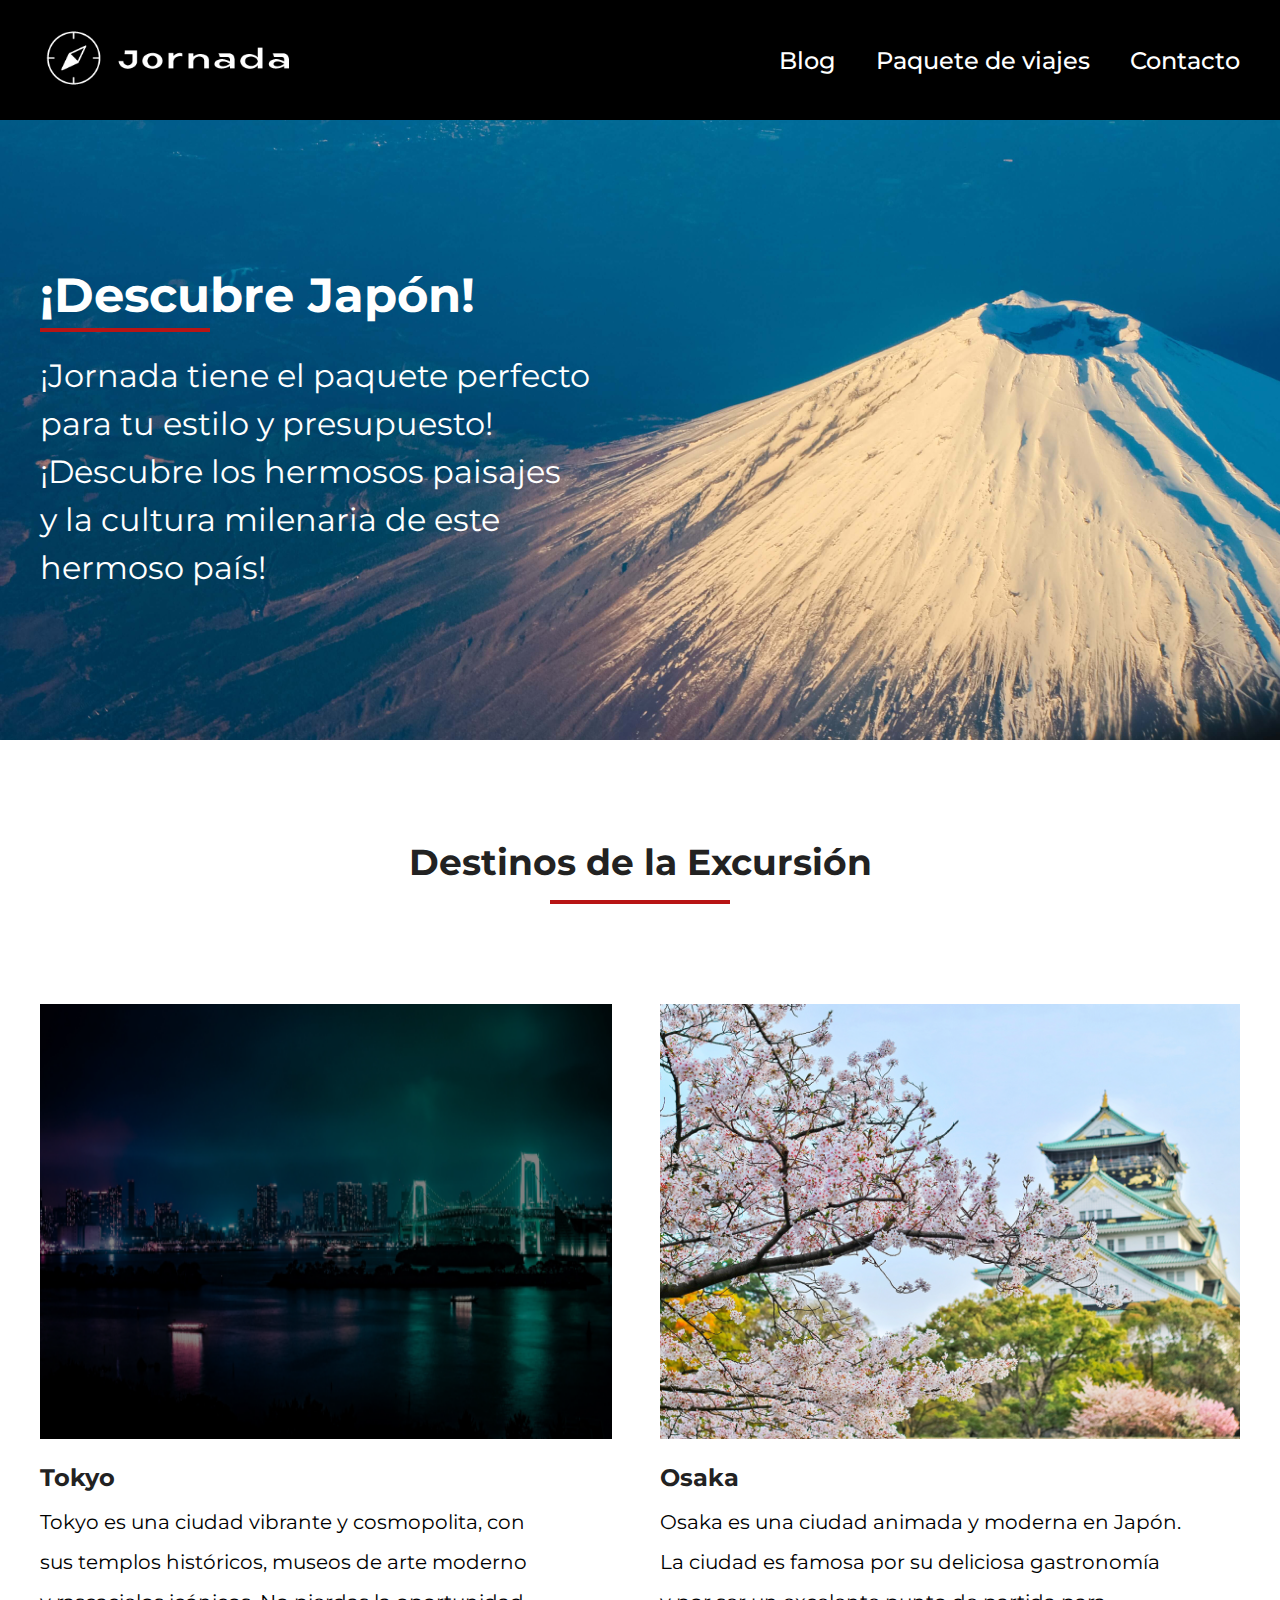
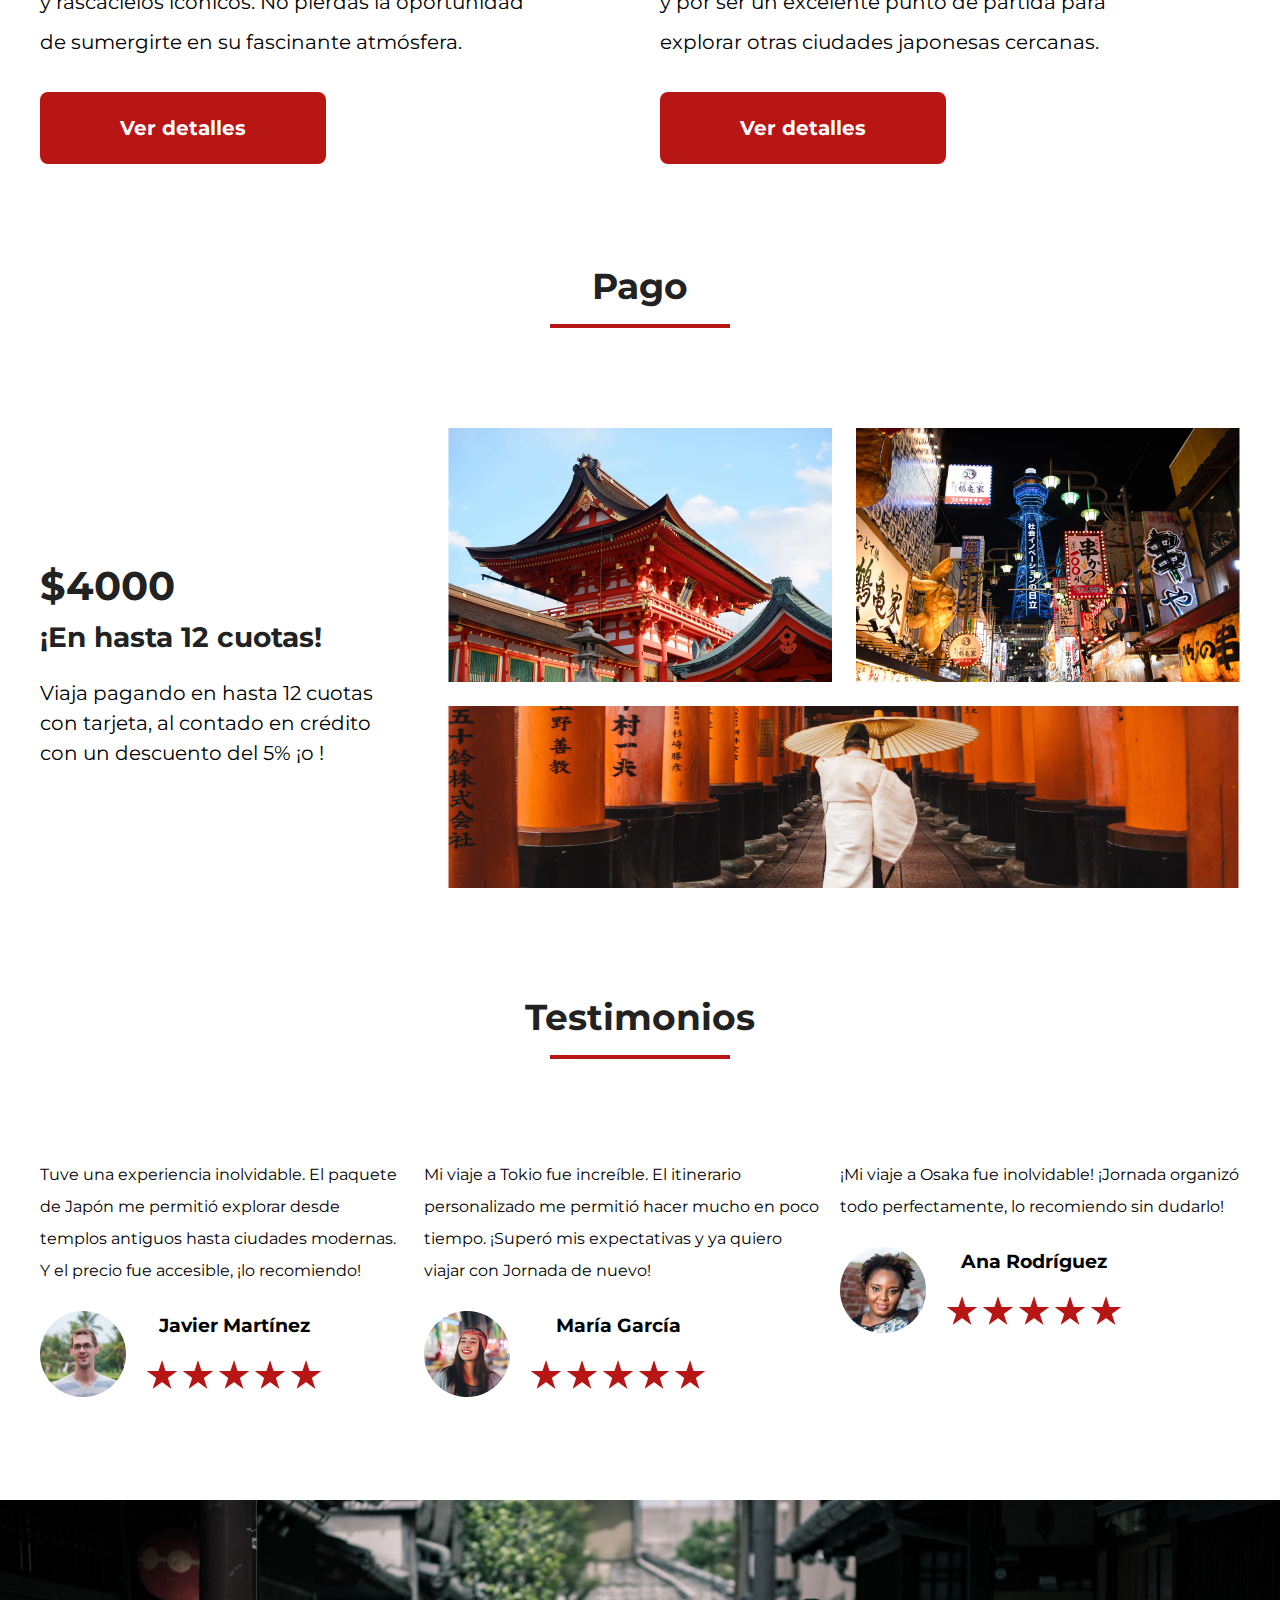
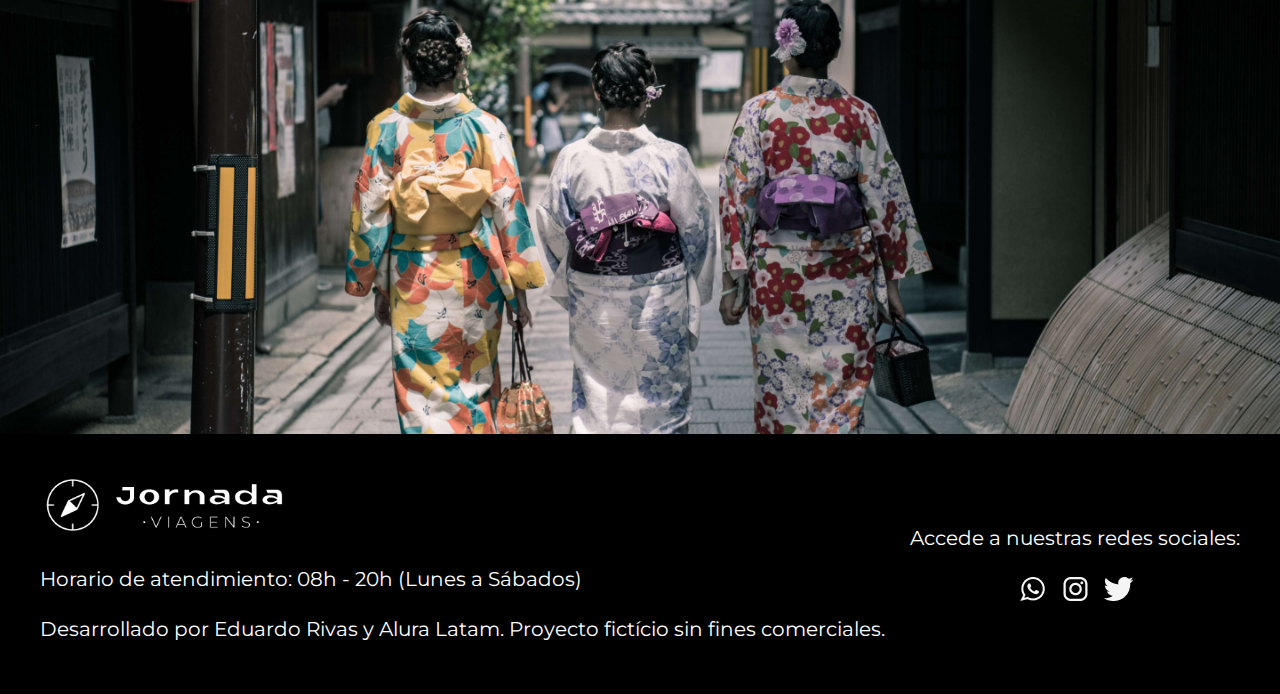
<file: pages/destino.html>
<!DOCTYPE html>
<html lang="es">
  <head>
    <meta charset="UTF-8" />
    <meta name="viewport" content="width=device-width, initial-scale=1.0" />
    <title>Jornada</title>
    <link rel="stylesheet" href="../main.css" />
    <link rel="stylesheet" href="../css/normalize.css" />
    <link rel="stylesheet" href="../css/root.css" />
    <link rel="preconnect" href="https://fonts.googleapis.com" />
    <link rel="preconnect" href="https://fonts.gstatic.com" crossorigin />
    <link
      href="https://fonts.googleapis.com/css2?family=Montserrat:ital,wght@0,100..900;1,100..900&display=swap"
      rel="stylesheet"
    />
  </head>
  <body>
    <header class="encabezado__container">
      <div class="encabezado">
        <a href="../index.html" class="encabezado__logo" title="Página principal jornada">
          <img
            class="encabezado__logo--icono"
            alt="Hombre en una canoa"
            src="/img/logos/Logo-branco.png"
          />
        </a>

        <nav class="menu">
          <ul class="menu__lista">
            <li class="menu__lista--item">
              <a href="./blog.html" aria-label="Enlace al blog de viajes">Blog</a>

            </li>
            <li class="menu__lista--item">
              <a
                href="destino.html"
                aria-label="Enlace a paquetes de viajes">Paquete de viajes</a>
            </li>
            <li class="menu__lista--item">
              <a
                href="./contacto.html"
                aria-label="Enlace a contacto para consultas">Contacto</a>
            </li href>
          </ul>
        </nav>
      </div>
    </header>

    <section class="destino__banner">
      <div class="destino__banner--container">
       <div class="destino__texto">
       <div class="destino__banner--titulo"><h1> ¡Descubre Japón!</h1></div>
       <div class="destino__banner--subrayado"></div>
       <p class="descripcion__banner">¡Jornada tiene el paquete perfecto para tu estilo y presupuesto! 
        ¡Descubre los hermosos paisajes y la cultura milenaria de este hermoso país!</p>
       </div>
        </div>
    </section>

    <main>
      <section class="destinos">
          <div class="titulo__seccion"><h2>Destinos de la Excursión</h2></div>
          <div class="titulo__seccion--subrayado"></div>

          <!-- Artículos de destinos turísticos -->
        <div class="articulos__container">
          <article class="destino__elemento">
            <figure class="destino__elemento--img">
                <img src="../img/homepage/Japão.png" alt="ciudad de tokyo de noche" class=elemento__img>
                <figcaption>
                  <h3 style="color: var(--grafito);
                       font-size: 24px;">Tokyo</h3>
                  <p>Tokyo es una ciudad vibrante y cosmopolita, con sus templos históricos,
                     museos de arte moderno y rascacielos icónicos. No pierdas la oportunidad
                      de sumergirte en su fascinante atmósfera.</p>
                      
                </figcaption>  
            </figure>
            <a class="btn__detalles">Ver detalles</a>
          </article>

          <article class="destino__elemento">
            <figure class="destino__elemento--img">
                <img src="../img/destino/Osaka.png" alt="templo de osaka" class=elemento__img>
                <figcaption>
                  <h3 style="color: var(--grafito);
                       font-size: 24px;">Osaka</h3>
                  <p > Osaka es una ciudad animada y moderna en Japón.
                    La ciudad es famosa por su deliciosa gastronomía 
                    y por ser un excelente punto de partida para explorar
                     otras ciudades japonesas cercanas.</p>
                    
                </figcaption>  
            </figure>
            <a class="btn__detalles"  >Ver detalles</a>
          </article>
        </div>
      

      </section>

      <section class="pagos">
        <div class="titulo__seccion"><h2>Pago </h2></div>
        <div class="titulo__seccion--subrayado"></div>

         <!-- Ofertas y promociones especiales--> 
        <div class="pago__container">
          <aside>
            <h1>$4000</h1>
            <h4>¡En hasta 12 cuotas!</h4>
            <p style="margin-top: 20px;">Viaja pagando en hasta 12 cuotas con tarjeta, al contado en crédito con un descuento del 5% ¡o !</p>
          </aside>
          <figure> <img src="../img/destino/Montagem.png" alt="dos personas de espaldas en un puente"> </figure>
        </div>


      </section>

      <section class="testimonios">
        <div class="titulo__seccion"><h2>Testimonios</h2></div>
        <div class="titulo__seccion--subrayado"></div>

          <!--Reseñas sobre la página-->
        <div class="opiniones__container">
            <div class="opinion">
            <p>Tuve una experiencia inolvidable.
               El paquete de Japón me permitió explorar desde templos antiguos hasta ciudades modernas.
                Y el precio fue accesible, ¡lo recomiendo!</p>

            <figure class="opinion__foto"> <img src="../img/destino/Avatar Júlio.png" alt="foto de un hombre"> 
            <div class="rating__container">
                <h3>Javier Martínez</h3>
                <figure class="rating">
                <img src="../img/logos/Star 3.png" alt="estrella roja">
                <img src="../img/logos/Star 3.png" alt="estrella roja">
                <img src="../img/logos/Star 3.png" alt="estrella roja">
                <img src="../img/logos/Star 3.png" alt="estrella roja">
                <img src="../img/logos/Star 3.png" alt="estrella roja">
              </figure>
            </div>
          </div>
            <div class="opinion">
              <div class="opinion">
                <p>Mi viaje a Tokio fue increíble.
                   El itinerario personalizado me permitió hacer mucho en poco tiempo.
                   ¡Superó mis expectativas y ya quiero viajar con Jornada de nuevo!</p>
    
                <figure class="opinion__foto"> <img src="../img/destino/Avatar Lúcia.png" alt="foto de una mujer">
                <div class="rating__container">
                    <h3>María García</h3>
                    <figure class="rating">
                    <img src="../img/logos/Star 3.png" alt="estrella roja">
                    <img src="../img/logos/Star 3.png" alt="estrella roja">
                    <img src="../img/logos/Star 3.png" alt="estrella roja">
                    <img src="../img/logos/Star 3.png" alt="estrella roja">
                    <img src="../img/logos/Star 3.png" alt="estrella roja">
                  </figure>
                </div>
              </div>
              
            </div>
            <div class="opinion">
              <div class="opinion">
                <p>¡Mi viaje a Osaka fue inolvidable! ¡Jornada organizó todo perfectamente, lo recomiendo sin dudarlo!</p>

                <figure class="opinion__foto"> <img src="../img/destino/Avatar Olga.png" alt="foto de una mujer"> 
                <div class="rating__container">
                    <h3>Ana Rodríguez</h3>
                    <figure class="rating">
                    <img src="../img/logos/Star 3.png" alt="estrella roja">
                    <img src="../img/logos/Star 3.png" alt="estrella roja">
                    <img src="../img/logos/Star 3.png" alt="estrella roja">
                    <img src="../img/logos/Star 3.png" alt="estrella roja">
                    <img src="../img/logos/Star 3.png" alt="estrella roja">  
                  </figure>
                </div>
              </div>
            </div>
            </div>
      </section>
        
    </main>

    <section class="footer__img">
      <img src="../img/destino/Imagem pré rodapé.png" alt="paisaje de un pueblo a la orilla del mar"  style="width: 100%;">
    </section>

    <footer class="footer">
      <div class="footer__container">
      <div class="informacion">
        <img src="../img/logos/Logo-branco-com-tagline.png" alt="brujula" style="max-width: 30%;">
        <p>Horario de atendimiento: 08h - 20h (Lunes a Sábados)</p>
        <p>Desarrollado por Eduardo Rivas y Alura Latam. Proyecto fictício sin fines comerciales.</p>
      </div>
      <div class="redes">
        <p>Accede a nuestras redes sociales:</p>
        <ul class="iconos__redes">
          <li><a class="icono"  href=""><img src="../img/logos/Whatsapp 1 (2).png" alt="icono de Whatsapp"></a> </li>
          <li><a class="icono"  href=""><img src="../img/logos/Instragam 1 (2).png" alt="icono de Whatsapp"></a> </li>
          <li><a class="icono"  href=""><img src="../img/logos/Twiter 1 (2).png" alt="icono de Whatsapp"></a> </li>
        </ul>
      </div>
    </div>
    
    </footer>
    
  </body>
</html>
</file>
<file: main.css>
/* Barra de navegación */

.encabezado__container {
    background-color: var(--negro);
    width: 100%;
    padding: 40px 0;
}

.encabezado {
    display: flex;
    justify-content: space-between;
    align-items: center;
    max-width: 1200px;
    margin: 0 auto;
    height: 40px;

}

.encabezado__logo--icono {
    max-width: 260px;
}

.menu__lista {
    display: flex;
    gap: 40px;
    list-style-type: none;
    color: var(--blanco);
}

.menu__lista--item a {
    text-decoration: none;
    color: var(--blanco);
    font-size: 24px;
    font-weight: 500;
    font-style: normal;
    line-height: normal;
    padding: 0%;
}

.menu__lista--item a:hover{
    color: var(--corinto);
}

/*  pie de pagina */

.footer__img {
    display: flex;

}

.footer {
    background-color: var(--negro);
    width: 100%;
    padding: 40px 0;
}

.footer__container {
    font-size: 1.25rem;
    display: flex;
    justify-content: space-between;
    margin: 0 auto;
    align-items: center;
    color: var(--blanco);
    max-width: 1200px;
    line-height: 2.5;
}

.iconos__redes {
    display: flex;
    list-style: none;
    gap: 10px;
    align-items: center;
    justify-content: center;
    padding: 10px 0px;
    
}
.icono{
    display: flex;
    align-items: center;
    transition: 0.2s;
}
.icono:hover{
    transform: scale(1.2);
}

/* titulos de secciones*/
.titulo__seccion {
    color: var(--grafito);
    font-size: 1.5rem;
    font-style: normal;
    font-weight: 700;
    line-height: normal;
    text-align: center;
}

.titulo__seccion--subrayado {
    width: 180px;
    height: 4px;
    background: var(--rojo);
    margin: 0 auto;
    margin-top: 16px;
}

.ofertas,
.categorias,
.destinos,
.pagos,
.testimonios,
.viaje,
.recomendaciones,
.contacto {
    max-width: 1200px;
    margin: 0 auto;
}


.blog__banner--container,
.destino__banner--container,
.contacto__banner--container{
    max-width: 1200px;
    margin: 0 auto;
    display: flex;
    height: 620px;
    align-items: center;   
   }

.blog__texto,
.destino__texto,
.contacto__texto{
  width: 600px;
  height: auto;
    color: var(--blanco);
}

.blog__banner--titulo h1,
.destino__banner--titulo h1,
.contacto__banner--titulo h1{
    margin: 0;
    margin-bottom: 5px;
    font-size: 3rem;

}
.blog__banner--subrayado,
.destino__banner--subrayado,
.contacto__banner--subrayado{
  background-color: var(--rojo);
  height: 4px;
  width: 170px;
  margin-bottom: 20px;
    
}

.descripcion__banner{
    text-wrap: pretty;
    font-size: 2rem;
    font-style: normal;
    line-height: 150%;
}

/* boton "ver detalles" */
.btn__detalles {
    font-size: 1.25rem;
    background-color: var(--rojo);
    color: var(--blanco);
    padding: 16px 80px;
    border-radius: 8px;
    cursor: pointer;
    margin-top: 30px;
    transition: 0.3s;
    font-weight: 700;

}

.btn__detalles:hover {
    filter: brightness(1.2);
}

/*  Homepage (index.html) */

.banner__wrapper {
    margin: 0;
}


.banner__descripcion {
    max-width: 1200px;
    color: var(--grafito, #222);
    text-align: center;
    font-size: 32px;
    font-style: normal;
    font-weight: 400;
    line-height: 150%;
    margin: 110px auto;
}


.ofertas__tarjetas {

    display: flex;
    justify-content: center;
    text-align: center;
    gap: 24px;
    padding: 100px 0;

}

.tarjeta__japon {

    background-image: url(./img/homepage/Japão.png);
    padding: 24px 0px;
    color: var(--blanco);
    width: 34vw;
    border-radius: 16px;
    line-height: 2;
    background-position: center;
    background-repeat: no-repeat;
    background-size: cover;
}


.tarjeta__andreas {

    background-image: url(./img/homepage/San\ Andreas.png);
    padding: 24px 0px;
    color: var(--blanco);
    width: 34vw;
    border-radius: 16px;
    line-height: 2;
    background-position: center;
    background-repeat: no-repeat;
    background-size: cover;

}

.categorias__container {

    padding: 60px 0px;
    display: flex;
    gap: 24px;
    justify-content: center;
    align-items: stretch;
    text-align: center;
}

.tarjeta_categoria {
    background-color: var(--gris-claro);
    padding: 30px;
    display: flex;
    flex-direction: column;
    align-items: center;
    border-radius: 12px;
    width: 80%;
    font-size: 24px;
    justify-content: space-around;
}


.articulos__container {
    display: flex;
    padding: 100px 0px;
    text-wrap: balance;
    line-height: 2;
    margin: 0 auto;
    gap: 48px;
    font-size: 1.25rem;

}

.destino__elemento {
    display: flex;
    flex-direction: column;
    align-items: flex-start;
    margin: 0 auto;
}

.destino__elemento--img {
    display: flex;
    flex-direction: column;
    align-items: center;
}

.elemento__img {
    width: 100%;
    height: 450px;
    padding-bottom: 15px;
}

.condiciones__container {
    display: flex;
    padding: 100px 0px;
    text-wrap: balance;
    line-height: 1.5;
    font-size: 1.25rem;
}
.condiciones__container h4{
    color: var(--grafito);
    margin: 0;
    font-size: 1.75rem;
}

.opiniones__container {
    display: flex;
    line-height: 2;
    padding: 100px 0;
    text-wrap: pretty;
    gap: 16px;

}
.opinion{
    display: flex;
    flex-direction: column;
    align-items: flex-start;
    height: auto;
    width: 400px;

}
.opinion__foto {

    display: flex;
    padding-top: 20px;
    justify-content: center;
    align-items: center;
    gap: 20px;
}

.rating__container {
    text-align: center;
    display: flex;
    align-items: center;
    flex-direction: column;
    gap: 16px;
}

/*  página blog */

.blog__banner{
    background-image: url(../img/blog/Banner\ Blog.png);
    background-position: center;
    background-repeat: no-repeat;
    background-size: cover;
    margin-bottom: 100px;
    
}

.informacion__viaje{
    padding: 60px 0px;
    line-height: 1.5;
    text-wrap: pretty;

}
.informacion__viaje h4 {
    font-size: 2rem;
    padding: 10px 0px;
    color: var(--grafito);
}

.informacion__viaje p {
    font-size: 1.25rem;
    padding-bottom: 20px;
}

.informacion__viaje--vuelo{
    display: flex;
    gap: 24px;
    padding-bottom: 28px;
}
.informacion__viaje--elemento{
    padding-bottom: 28px;
}
.recomendaciones__container{
    display: flex;
    padding: 60px 0px;
    gap: 16px;
    line-height:1.5;
    font-size: 1.25rem; 
}
.recomendaciones__container h3{
    font-size: 2rem;
    color: var(--grafito);
}
.recomendaciones__elemento{
    display: flex;
    flex-direction: column;
   align-items: start;
}
.recomendaciones__elemento img{
    width: auto;
    height: auto;
    
}

/* Página destino*/


.destino__banner{
    background-image: url(../img/destino/Banner\ Destinos\ Japão.png);
    background-position: center;
    background-repeat: no-repeat;
    background-size: cover;
    margin-bottom: 100px;
    
}

.pago__container{
    display: flex;
    padding: 100px 0px;
    text-wrap: balance;
    text-wrap: pretty;
    line-height: 1.5;
    align-items: center;
    gap: 48px;
}
.pago__container h1{
    color: var(--grafito);
    margin: 0;
    font-size: 2.5rem;
}
.pago__container h4{
    color: var(--grafito);
    margin: 0;
    font-size: 1.75rem;
}
.pago__container p{
    font-size: 1.25rem;
}


/* Página Contacto */

.contacto__banner{
    background-image: url(../img/contacto/Banner\ Contato.png);
    background-position: center;
    background-repeat: no-repeat;
    background-size: cover;
    margin-bottom: 100px;
}
.contacto__container{
    display: flex;
    flex-direction: column;
    align-items: center;
    padding: 30px 0px;
    gap: 48px;
    line-height: 1.5;
    
}
.contacto__container p{
    text-align: center;
}
.info__personal{
    display: flex;
    align-items: stretch;
    gap: 10px;
}

.info__personal input{
   width: 100%;
}
.formulario{
    display: flex;
    flex-direction: column;
   width: 790px;

}

.formulario input{
    border: 0px solid var(--gris-claro);
    border-bottom-width: 2px;
    padding: 20px 10px;

}

.formulario input::placeholder{
    color: var(--gris-oscuro);
}
.formulario input:focus{
    border: 0px solid var(--rojo);
    border-bottom-width: 2px;
    outline:none;
   
}
.formulario input:focus::placeholder{
    color: var(--negro);
}
.formulario label{
    margin-top: 32px;
    padding: 0px 10px;
    color: var(--gris-oscuro);

}
.formulario label{
    display: flex;
    flex-direction: column;
}
.formulario label:focus-within{
    color: var(--negro);
}

.formulario textarea{
    border: 2px solid var(--gris-claro);
    resize: none;
    border-radius: 5px;
    min-height:200px;
    height: auto;
    padding: 10px;
}
.formulario textarea:focus{
    border: 2px solid var(--rojo);
    outline: none;
}

.formulario .btn__detalles{
    border: none;
    padding: 16px 80px; ;
    margin: 20px auto;
}
</file>
<file: css/root.css>
:root {
    /* Colors */
    --blanco: #fff;
    --negro: #000;
    --neutral-c: #f5f5f5;
    --gris-oscuro: #8c8c8c;
    --grafito: #222;
    --rojo: #b81515;
    --gris-claro: #d9d9d9d9;
    --corinto: #8F0101;
}
*{
    font-family: Montserrat;
    box-sizing: border-box;
    margin: 0;
}
</file>
